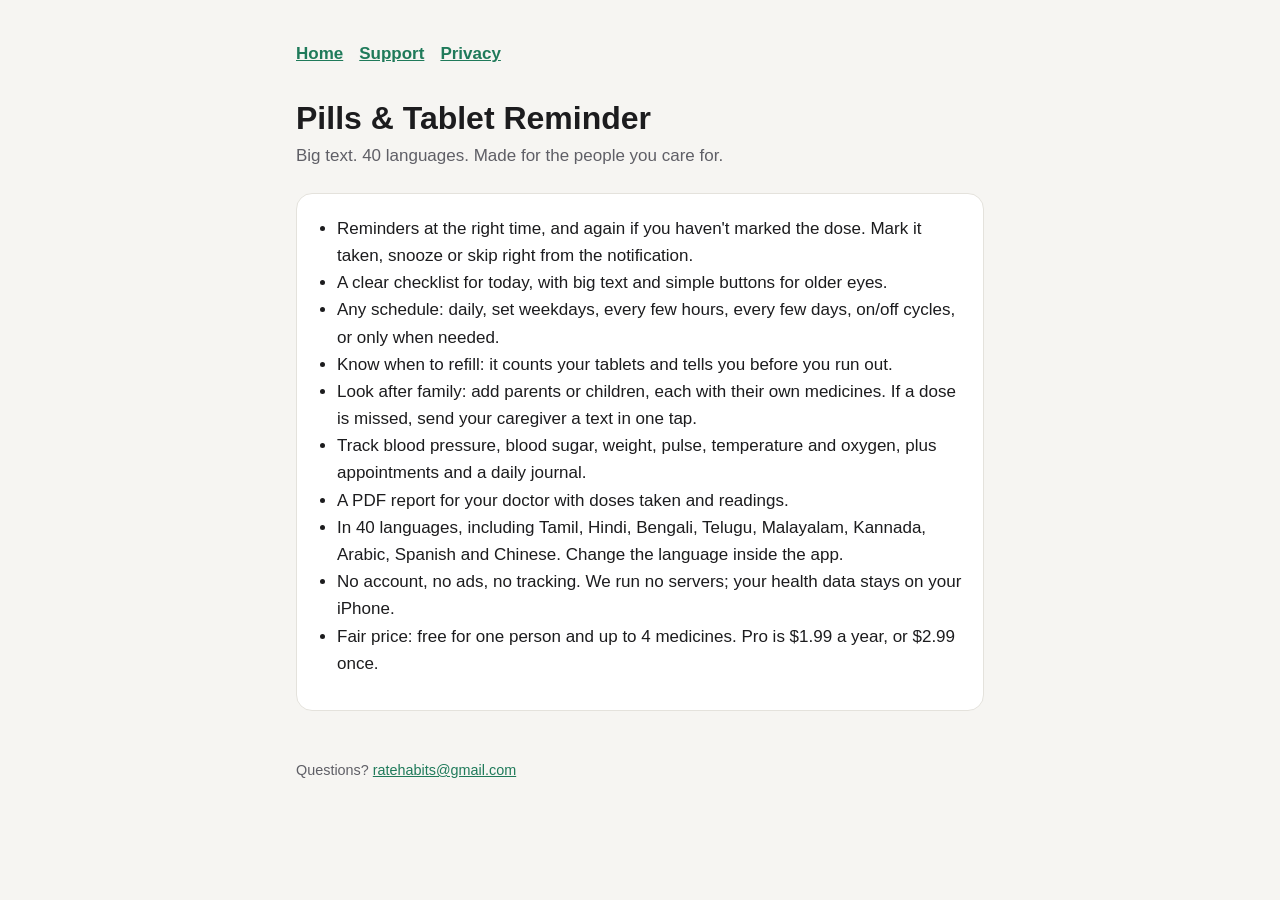
<file: index.html>
<!doctype html><html lang="en"><head><meta charset="utf-8"><meta name="viewport" content="width=device-width,initial-scale=1">
<title>Pills &amp; Tablet Reminder</title><meta name="description" content="A simple pill and tablet reminder with big text, family care and 40 languages. Everything stays on your iPhone."><link rel="stylesheet" href="style.css"></head><body><main>
<nav><a href="./">Home</a><a href="support.html">Support</a><a href="privacy.html">Privacy</a></nav>
<h1>Pills &amp; Tablet Reminder</h1><p class="sub">Big text. 40 languages. Made for the people you care for.</p>
<div class="card"><ul>
<li>Reminders at the right time, and again if you haven't marked the dose. Mark it taken, snooze or skip right from the notification.</li>
<li>A clear checklist for today, with big text and simple buttons for older eyes.</li>
<li>Any schedule: daily, set weekdays, every few hours, every few days, on/off cycles, or only when needed.</li>
<li>Know when to refill: it counts your tablets and tells you before you run out.</li>
<li>Look after family: add parents or children, each with their own medicines. If a dose is missed, send your caregiver a text in one tap.</li>
<li>Track blood pressure, blood sugar, weight, pulse, temperature and oxygen, plus appointments and a daily journal.</li>
<li>A PDF report for your doctor with doses taken and readings.</li>
<li>In 40 languages, including Tamil, Hindi, Bengali, Telugu, Malayalam, Kannada, Arabic, Spanish and Chinese. Change the language inside the app.</li>
<li>No account, no ads, no tracking. We run no servers; your health data stays on your iPhone.</li>
<li>Fair price: free for one person and up to 4 medicines. Pro is $1.99 a year, or $2.99 once.</li>
</ul></div>
<footer>Questions? <a href="mailto:ratehabits@gmail.com">ratehabits@gmail.com</a></footer>
</main></body></html>
</file>
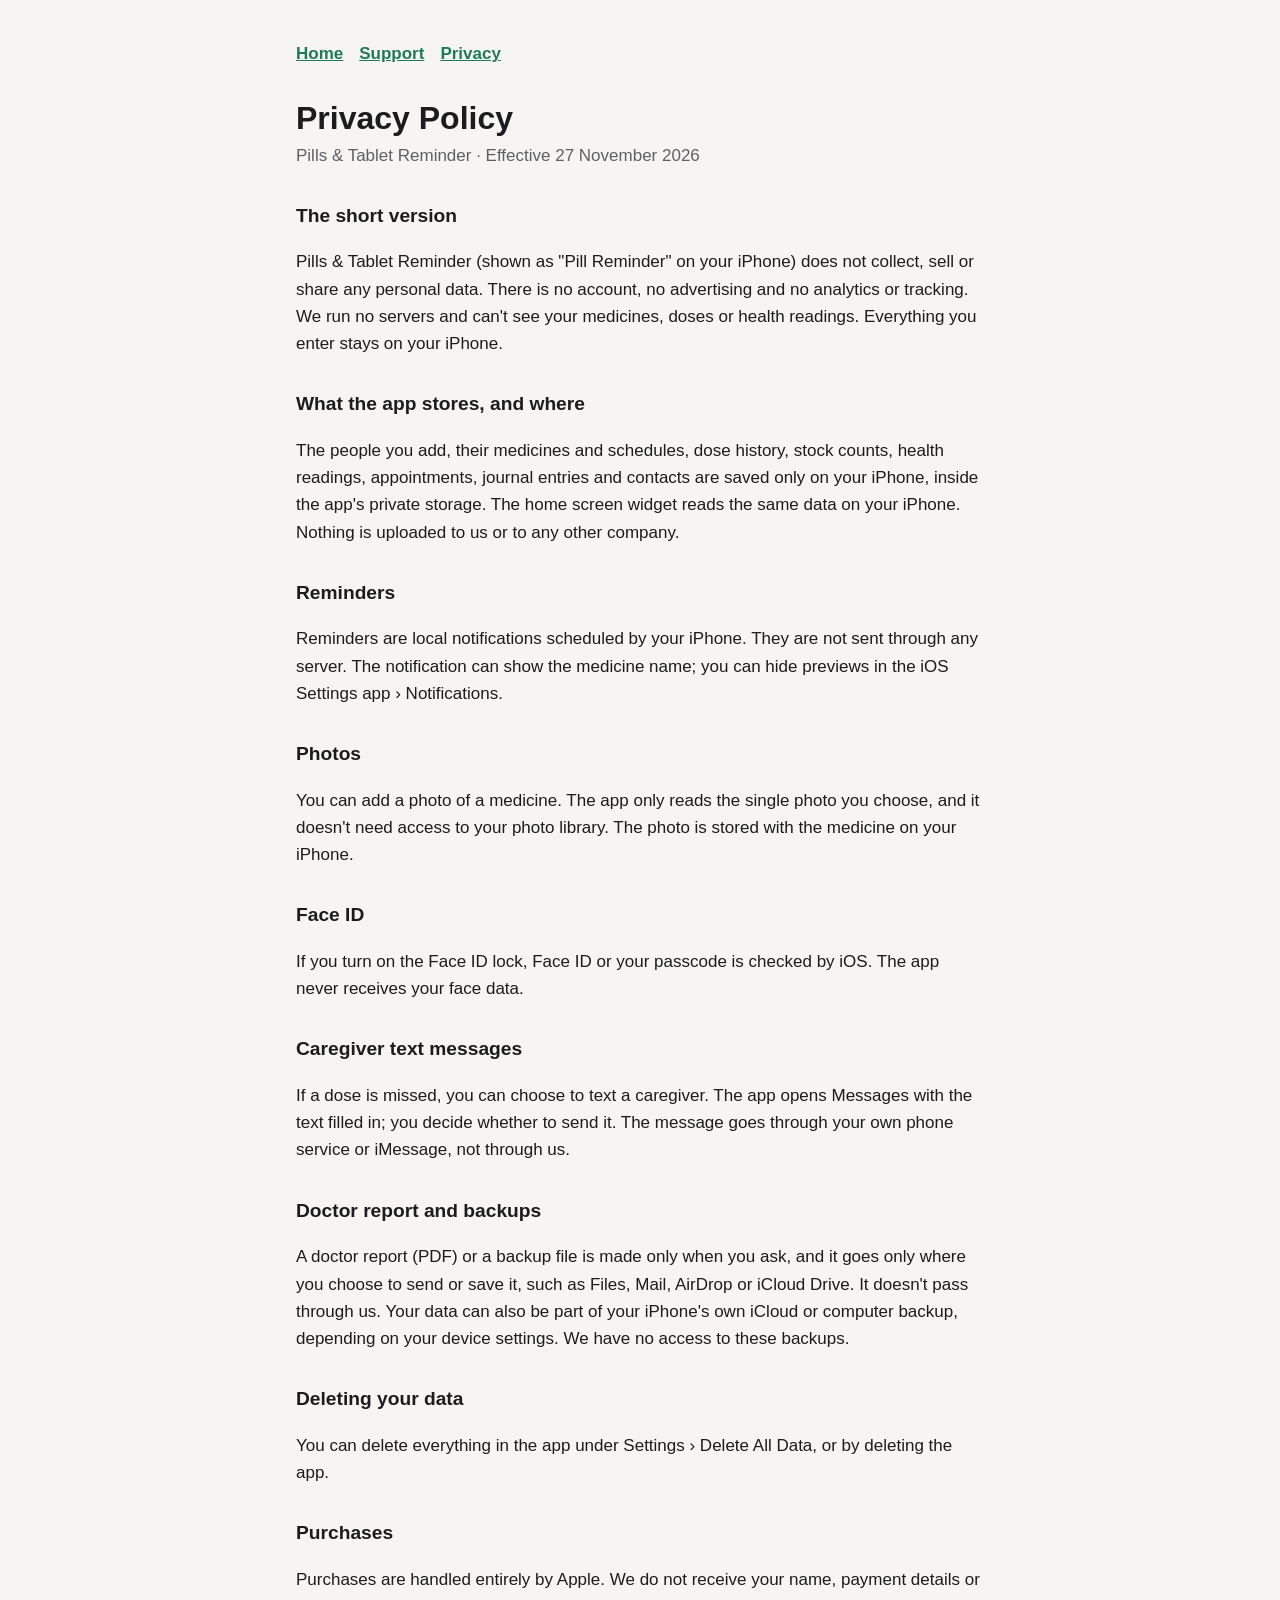
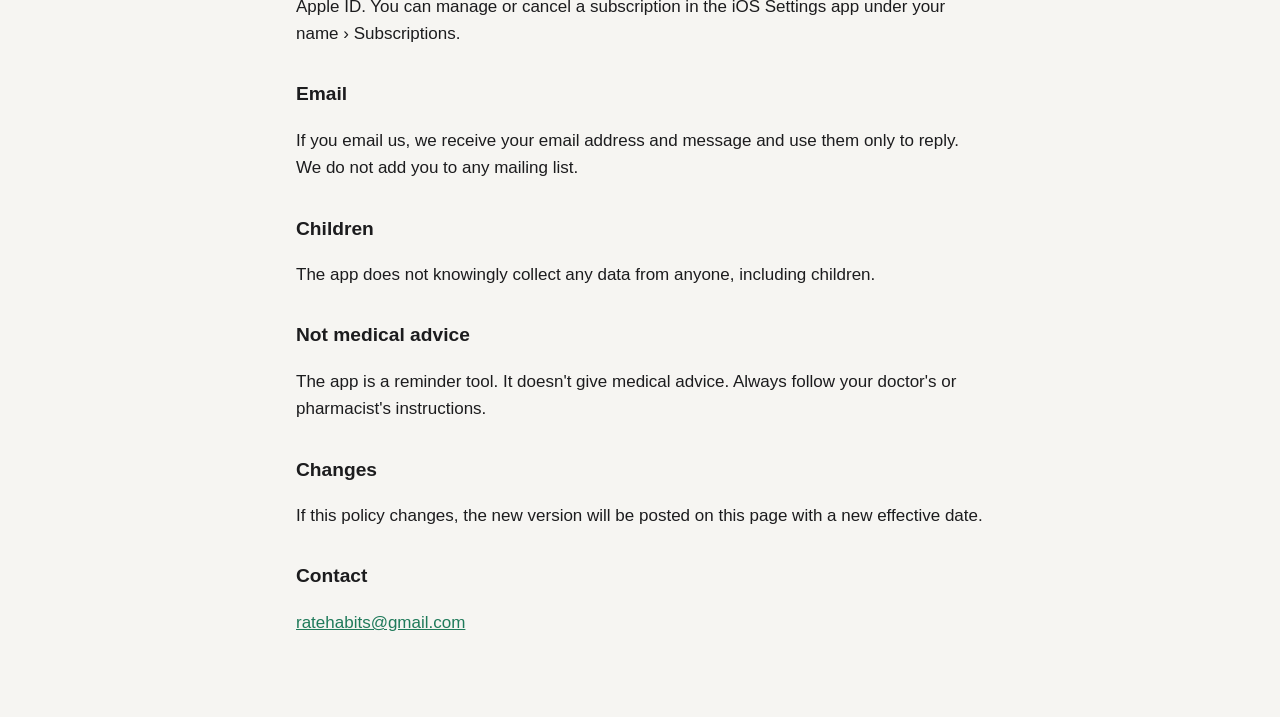
<file: privacy.html>
<!doctype html><html lang="en"><head><meta charset="utf-8"><meta name="viewport" content="width=device-width,initial-scale=1">
<title>Pills &amp; Tablet Reminder Privacy Policy</title><link rel="stylesheet" href="style.css"></head><body><main>
<nav><a href="./">Home</a><a href="support.html">Support</a><a href="privacy.html">Privacy</a></nav>
<h1>Privacy Policy</h1><p class="sub">Pills &amp; Tablet Reminder · Effective 27 November 2026</p>

<h2>The short version</h2>
<p>Pills &amp; Tablet Reminder (shown as "Pill Reminder" on your iPhone) does not collect, sell or share any personal data. There is no account, no advertising and no analytics or tracking. We run no servers and can't see your medicines, doses or health readings. Everything you enter stays on your iPhone.</p>

<h2>What the app stores, and where</h2>
<p>The people you add, their medicines and schedules, dose history, stock counts, health readings, appointments, journal entries and contacts are saved only on your iPhone, inside the app's private storage. The home screen widget reads the same data on your iPhone. Nothing is uploaded to us or to any other company.</p>

<h2>Reminders</h2>
<p>Reminders are local notifications scheduled by your iPhone. They are not sent through any server. The notification can show the medicine name; you can hide previews in the iOS Settings app › Notifications.</p>

<h2>Photos</h2>
<p>You can add a photo of a medicine. The app only reads the single photo you choose, and it doesn't need access to your photo library. The photo is stored with the medicine on your iPhone.</p>

<h2>Face ID</h2>
<p>If you turn on the Face ID lock, Face ID or your passcode is checked by iOS. The app never receives your face data.</p>

<h2>Caregiver text messages</h2>
<p>If a dose is missed, you can choose to text a caregiver. The app opens Messages with the text filled in; you decide whether to send it. The message goes through your own phone service or iMessage, not through us.</p>

<h2>Doctor report and backups</h2>
<p>A doctor report (PDF) or a backup file is made only when you ask, and it goes only where you choose to send or save it, such as Files, Mail, AirDrop or iCloud Drive. It doesn't pass through us. Your data can also be part of your iPhone's own iCloud or computer backup, depending on your device settings. We have no access to these backups.</p>

<h2>Deleting your data</h2>
<p>You can delete everything in the app under Settings › Delete All Data, or by deleting the app.</p>

<h2>Purchases</h2>
<p>Purchases are handled entirely by Apple. We do not receive your name, payment details or Apple ID. You can manage or cancel a subscription in the iOS Settings app under your name › Subscriptions.</p>

<h2>Email</h2>
<p>If you email us, we receive your email address and message and use them only to reply. We do not add you to any mailing list.</p>

<h2>Children</h2>
<p>The app does not knowingly collect any data from anyone, including children.</p>

<h2>Not medical advice</h2>
<p>The app is a reminder tool. It doesn't give medical advice. Always follow your doctor's or pharmacist's instructions.</p>

<h2>Changes</h2>
<p>If this policy changes, the new version will be posted on this page with a new effective date.</p>

<h2>Contact</h2>
<p><a href="mailto:ratehabits@gmail.com">ratehabits@gmail.com</a></p>
</main></body></html>
</file>
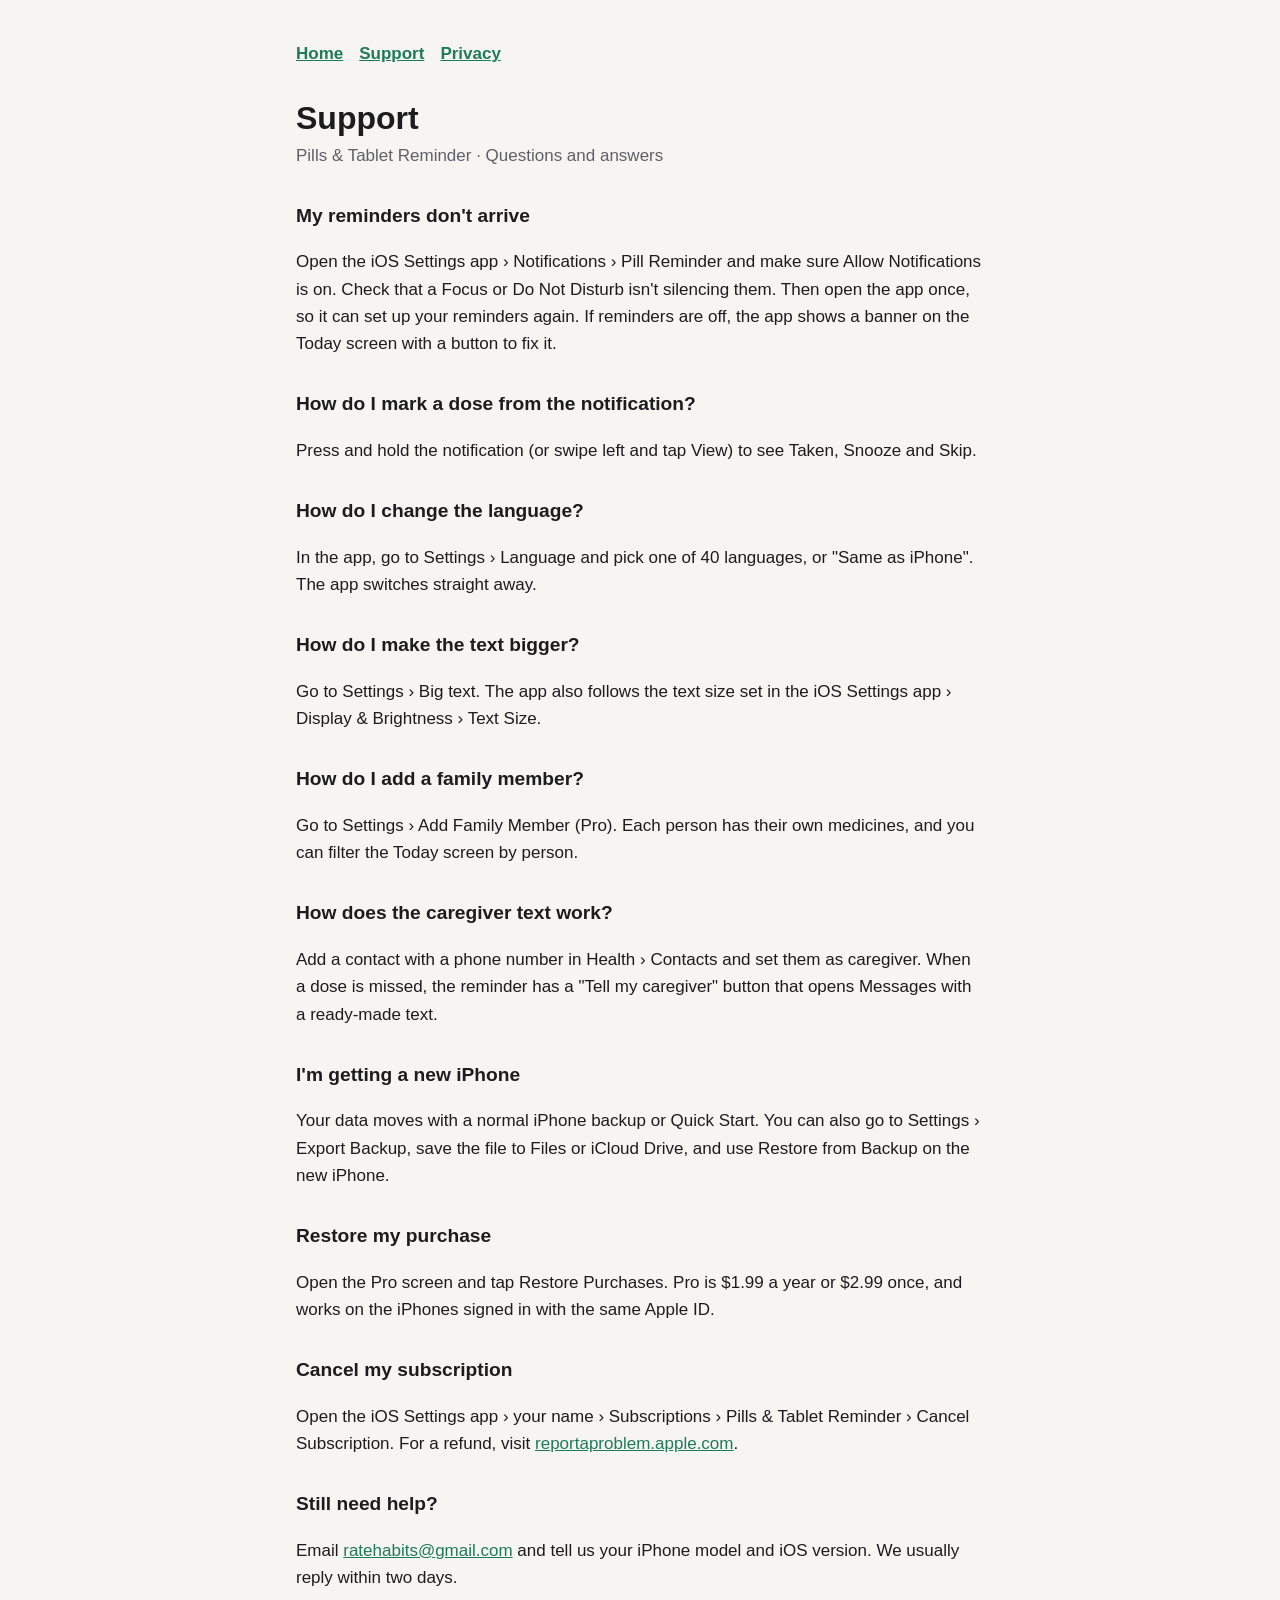
<file: support.html>
<!doctype html><html lang="en"><head><meta charset="utf-8"><meta name="viewport" content="width=device-width,initial-scale=1">
<title>Pills &amp; Tablet Reminder Support</title><link rel="stylesheet" href="style.css"></head><body><main>
<nav><a href="./">Home</a><a href="support.html">Support</a><a href="privacy.html">Privacy</a></nav>
<h1>Support</h1><p class="sub">Pills &amp; Tablet Reminder · Questions and answers</p>

<h2>My reminders don't arrive</h2>
<p>Open the iOS Settings app › Notifications › Pill Reminder and make sure Allow Notifications is on. Check that a Focus or Do Not Disturb isn't silencing them. Then open the app once, so it can set up your reminders again. If reminders are off, the app shows a banner on the Today screen with a button to fix it.</p>

<h2>How do I mark a dose from the notification?</h2>
<p>Press and hold the notification (or swipe left and tap View) to see Taken, Snooze and Skip.</p>

<h2>How do I change the language?</h2>
<p>In the app, go to Settings › Language and pick one of 40 languages, or "Same as iPhone". The app switches straight away.</p>

<h2>How do I make the text bigger?</h2>
<p>Go to Settings › Big text. The app also follows the text size set in the iOS Settings app › Display &amp; Brightness › Text Size.</p>

<h2>How do I add a family member?</h2>
<p>Go to Settings › Add Family Member (Pro). Each person has their own medicines, and you can filter the Today screen by person.</p>

<h2>How does the caregiver text work?</h2>
<p>Add a contact with a phone number in Health › Contacts and set them as caregiver. When a dose is missed, the reminder has a "Tell my caregiver" button that opens Messages with a ready-made text.</p>

<h2>I'm getting a new iPhone</h2>
<p>Your data moves with a normal iPhone backup or Quick Start. You can also go to Settings › Export Backup, save the file to Files or iCloud Drive, and use Restore from Backup on the new iPhone.</p>

<h2>Restore my purchase</h2>
<p>Open the Pro screen and tap Restore Purchases. Pro is $1.99 a year or $2.99 once, and works on the iPhones signed in with the same Apple ID.</p>

<h2>Cancel my subscription</h2>
<p>Open the iOS Settings app › your name › Subscriptions › Pills &amp; Tablet Reminder › Cancel Subscription. For a refund, visit <a href="https://reportaproblem.apple.com">reportaproblem.apple.com</a>.</p>

<h2>Still need help?</h2>
<p>Email <a href="mailto:ratehabits@gmail.com">ratehabits@gmail.com</a> and tell us your iPhone model and iOS version. We usually reply within two days.</p>
</main></body></html>
</file>
<file: style.css>
:root{--bg:#f6f5f2;--card:#fff;--ink:#1c1c1e;--muted:#5f5f66;--accent:#1f7a5a;--line:#e4e2dc}
@media (prefers-color-scheme:dark){:root{--bg:#121214;--card:#1c1c1f;--ink:#f2f2f4;--muted:#a5a5ad;--accent:#5fd3a5;--line:#2c2c30}}
*{box-sizing:border-box}body{margin:0;background:var(--bg);color:var(--ink);font:17px/1.6 -apple-system,BlinkMacSystemFont,"Segoe UI",Roboto,sans-serif}
main{max-width:720px;margin:0 auto;padding:40px 16px 64px}
h1{font-size:2rem;line-height:1.2;margin:0 0 4px}h2{font-size:1.2rem;margin:32px 0 8px}
.sub{color:var(--muted);margin:0 0 24px}a{color:var(--accent)}
.card{background:var(--card);border:1px solid var(--line);border-radius:16px;padding:4px 20px 16px;margin-top:16px}
nav{display:flex;gap:16px;margin-bottom:32px;font-weight:600}footer{margin-top:48px;color:var(--muted);font-size:.9rem}
ul{padding-left:20px}
</file>
